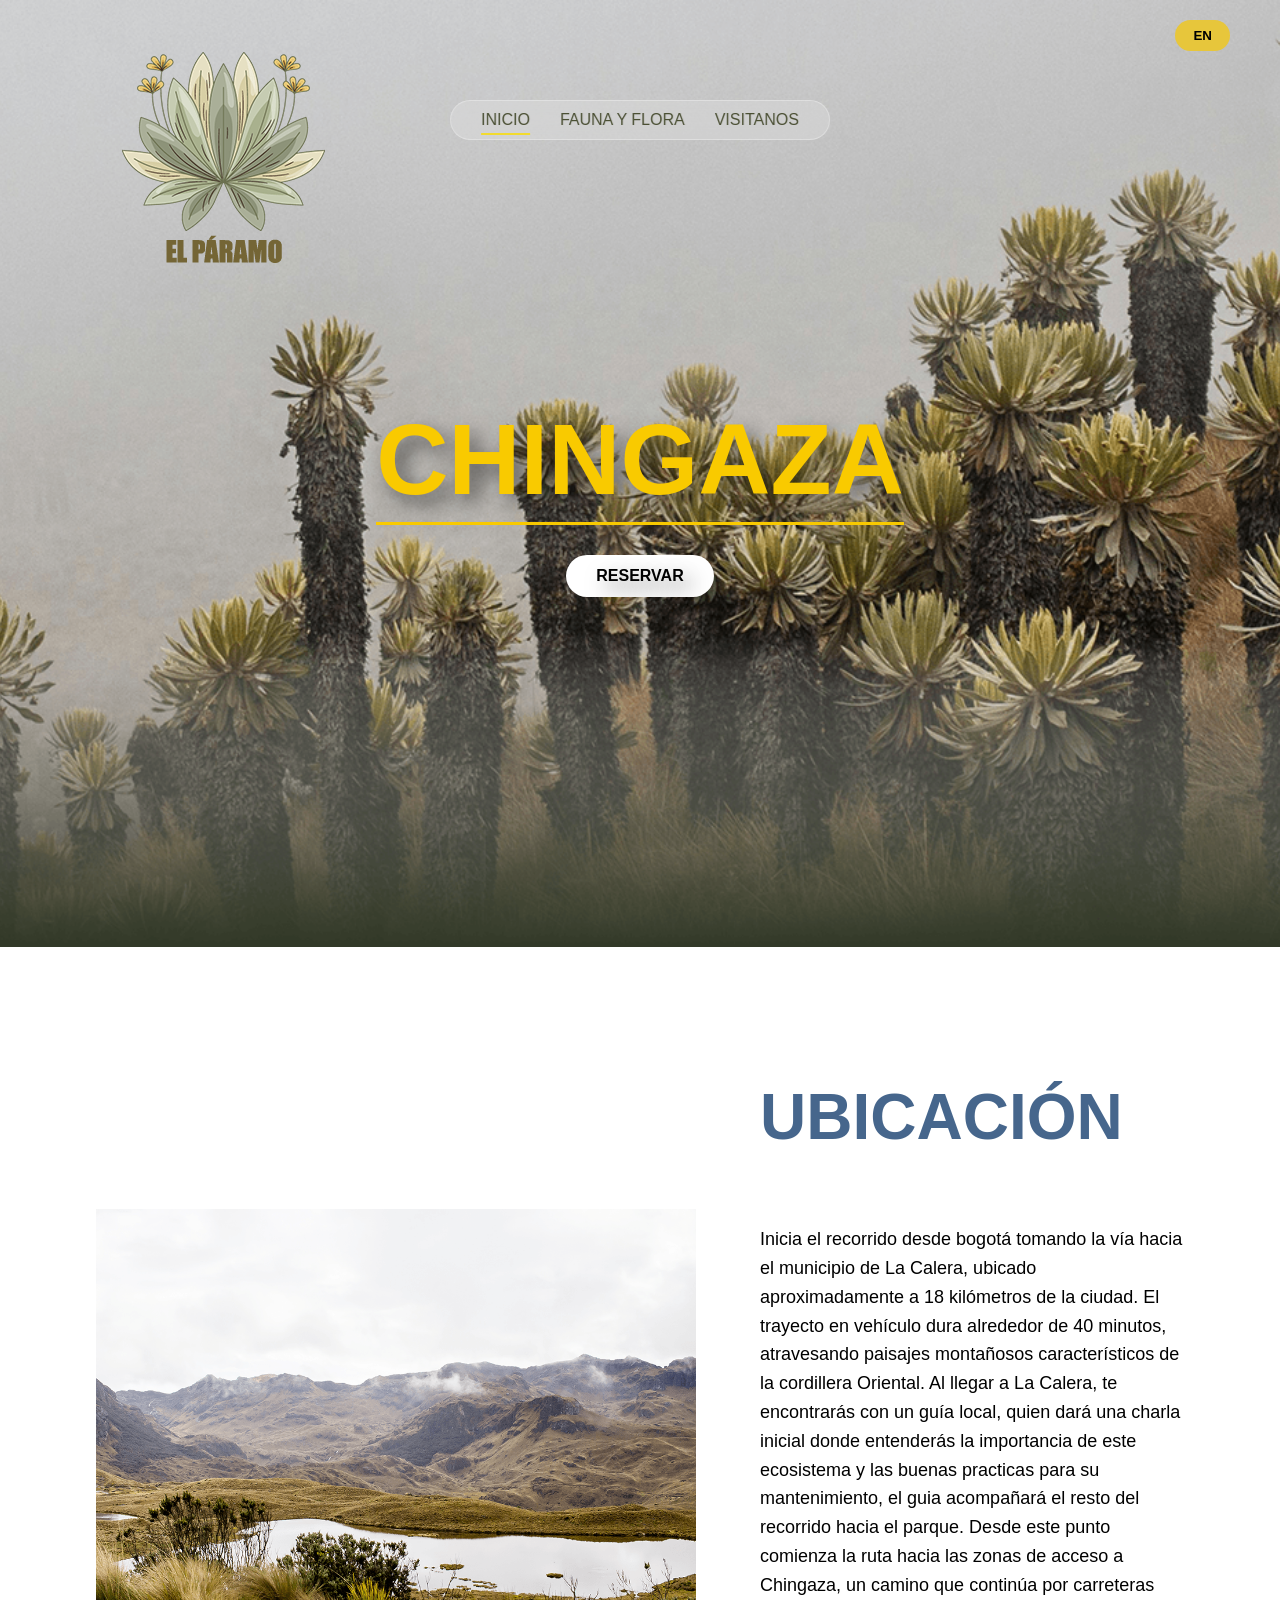
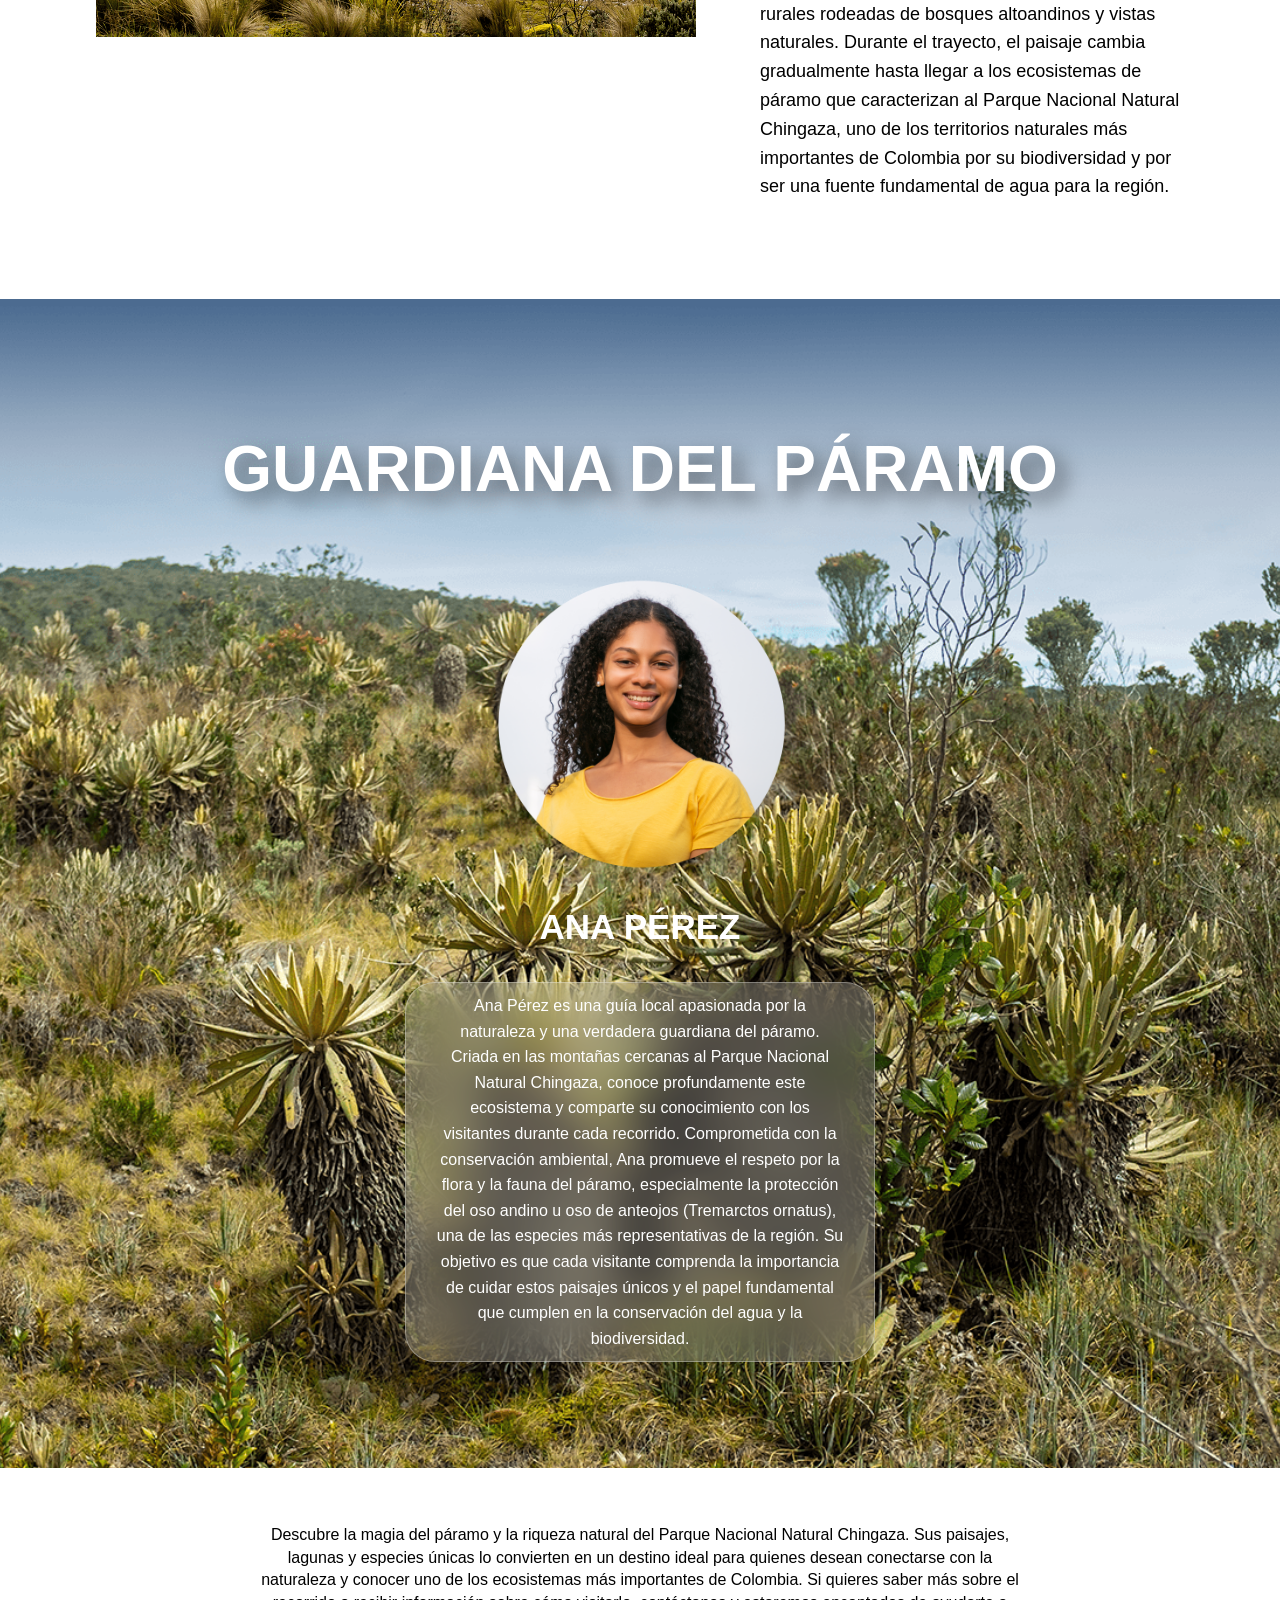
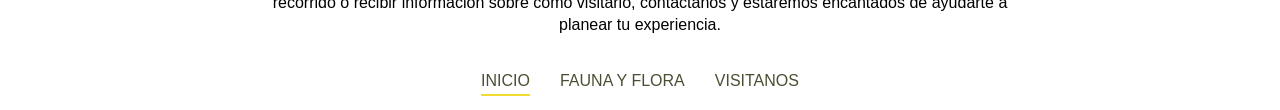
<file: index.html>
<!DOCTYPE html>
<html lang="en">
<head>
    <meta charset="UTF-8">
    <meta name="viewport" content="width=device-width, initial-scale=1.0">
    <title>El páramo</title>
    <link rel="stylesheet" href="css/estilos.css">
</head>
<script>

document.addEventListener("DOMContentLoaded", () => {

    /* hacer que el menu sea tipo hamburguesa */

    const botonHamburguesa = document.querySelector(".hamburguesa");
    const menu = document.querySelector(".menu");

    botonHamburguesa.addEventListener("click", () => {
        menu.classList.toggle("activo");
    });

    /* --para cambiar el idioma--- */

    const botonIdioma = document.getElementById("cambiarIdioma");

    let idiomaActual = "es";

    const textos = {

        es:{

            inicio:"INICIO",
            fauna:"FAUNA Y FLORA",
            visita:"VISITANOS",
            titulo:"CHINGAZA",
            reservar:"RESERVAR",
            ubicar:"Ubicación",
            llegar:`Inicia el recorrido desde bogotá tomando la vía hacia el municipio de La Calera, 
           ubicado aproximadamente a 18 kilómetros de la ciudad. El trayecto en vehículo dura alrededor de 40 minutos, atravesando paisajes montañosos 
           característicos de la cordillera Oriental. Al llegar a La Calera, te encontrarás con un guía local, quien dará una charla inicial donde entenderás
           la importancia de este ecosistema y las buenas practicas para su mantenimiento, el guia acompañará el resto del 
           recorrido hacia el parque. Desde este punto comienza la ruta hacia las zonas de acceso a Chingaza, un camino que continúa por carreteras rurales 
           rodeadas de bosques altoandinos y vistas naturales. Durante el trayecto, el paisaje cambia gradualmente hasta llegar a los ecosistemas de páramo 
           que caracterizan al Parque Nacional Natural Chingaza, uno de los territorios naturales más importantes de Colombia por su biodiversidad 
           y por ser una fuente fundamental de agua para la región.`,
           guardia:"GUARDIANA DEL PÁRAMO",
           personaje:`Ana Pérez es una guía local apasionada por la naturaleza y una verdadera guardiana del páramo. Criada en las montañas cercanas al Parque Nacional Natural Chingaza, 
           conoce profundamente este ecosistema y comparte su conocimiento con los visitantes durante cada recorrido. Comprometida con la conservación ambiental, Ana promueve el respeto 
           por la flora y la fauna del páramo, especialmente la protección del oso andino u oso de anteojos (Tremarctos ornatus), una de las especies más representativas de la región. 
           Su objetivo es que cada visitante comprenda la importancia de cuidar estos paisajes únicos y el papel fundamental que cumplen en la conservación del agua y la biodiversidad.`,
           final:`Descubre la magia del páramo y la riqueza natural del Parque Nacional Natural Chingaza. Sus paisajes, lagunas y especies únicas lo convierten en un destino ideal para 
           quienes desean conectarse con la naturaleza y conocer uno de los ecosistemas más importantes de Colombia. Si quieres saber más sobre el recorrido o recibir información sobre cómo visitarlo, 
           contáctanos y estaremos encantados de ayudarte a planear tu experiencia.`,
        },

        en:{

            inicio:"HOME",
            fauna:"FAUNA AND FLORA",
            visita:"VISIT US",
            titulo:"CHINGAZA",
            reservar:"BOOK NOW",
            ubicar:"location",
            llegar: `The tour begins in Bogotá, taking the road toward the town of La Calera, 
           located approximately 18 kilometers from the city. The drive takes about 40 minutes, passing through the mountainous landscapes 
           characteristic of the Eastern Mountain Range. Upon arriving in La Calera, you will meet a local guide, who will give an introductory talk explaining
           the importance of this ecosystem and best practices for its conservation; the guide will accompany you for the rest of the 
           journey to the park. From this point, the route begins toward the access areas to Chingaza, a path that continues along rural roads 
           surrounded by high-Andean forests and natural vistas. During the journey, the landscape gradually changes until you reach the páramo ecosystems 
           that characterize Chingaza National Natural Park, one of Colombia’s most important natural areas due to its biodiversity 
           and its role as a vital water source for the region.`,
           guardia:"GUARDIAN OF THE MOOR",
           personaje:`Ana Pérez is a local guide with a passion for nature and a true guardian of the páramo. Raised in the mountains near Chingaza National Natural Park, 
           she has a deep understanding of this ecosystem and shares her knowledge with visitors on every tour. Committed to environmental conservation, Ana promotes respect 
           for the páramo’s flora and fauna, particularly the protection of the Andean bear or spectacled bear (Tremarctos ornatus), one of the region’s most iconic species. 
           Her goal is for every visitor to understand the importance of caring for these unique landscapes and the vital role they play in conserving water and biodiversity.`,
           final:`Discover the magic of the páramo and the natural beauty of Chingaza National Natural Park. Its landscapes, lagoons, and unique species make it an ideal 
           destination for those who want to connect with nature and explore one of Colombia’s most important ecosystems. If you’d like to learn more about the tour or get 
           information on how to visit, contact us and we’ll be happy to help you plan your experience.`


        }

    };

    botonIdioma.addEventListener("click", () => {

        idiomaActual = idiomaActual === "es" ? "en" : "es";

        document.getElementById("nav-inicio").textContent =
        textos[idiomaActual].inicio;

        document.getElementById("nav-fauna").textContent =
        textos[idiomaActual].fauna;

        document.getElementById("nav-visita").textContent =
        textos[idiomaActual].visita;

        document.getElementById("titulo-principal").textContent =
        textos[idiomaActual].titulo;

        document.getElementById("btn-reserva").textContent =
        textos[idiomaActual].reservar;

        document.getElementById("ubi").textContent=
        textos[idiomaActual].ubicar;

        document.getElementById("info-ubi").textContent=
        textos[idiomaActual].llegar;

        document.getElementById("guardiana").textContent=
        textos[idiomaActual].guardia;

        document.getElementById("info-personaje").textContent=
        textos[idiomaActual].personaje;

        document.getElementById("mensajefin").textContent=
        textos[idiomaActual].final;

        botonIdioma.textContent =
        idiomaActual === "es" ? "EN" : "ES";

        
    });

});

</script>
<body>
    <header class="header">
        <div>
            <img src="images/logo_paramo.png" alt="imagen logo de frailejón" class="logo"> 
        </div>
    <button class="hamburguesa">
         ☰
    </button>
        <nav class="menu">
            <ul class="menu-lista">
                <li><a href="index.html" id="nav-inicio" class="active">INICIO</a></li>
                <li><a href="fauna y flora.html"  id="nav-fauna">FAUNA Y FLORA</a></li>
                <li><a href="visitanos.html " id="nav-visita">VISITANOS</a></li>
            </ul>
        </nav>

        <div class="idioma">
    <button class="idioma-btn" id="cambiarIdioma">EN</button>
    <div class="idioma-opciones">
        <a href="#">ES</a>
        <a href="#">EN</a>
    </div>
        </div>

<div class="texto-header">
    <div class="contenido-texto">
        <h1 id="titulo-principal">CHINGAZA</h1>
    
    </div>
    <div class="reserva">
        <a href="visitanos.html" id="btn-reserva">RESERVAR</a>
    </div>
</div>
    </header>

<section class="container seccion-info">
    <div class="info-imagen">
        <img src="images/img_siempre.png" alt="Parque Nacional Natural Chingaza">
    </div>

    <div class="info-texto">
        <h2 id="ubi">UBICACIÓN</h2>
        <p id="info-ubi">
           Inicia el recorrido desde bogotá tomando la vía hacia el municipio de La Calera, 
           ubicado aproximadamente a 18 kilómetros de la ciudad. El trayecto en vehículo dura alrededor de 40 minutos, atravesando paisajes montañosos 
           característicos de la cordillera Oriental. Al llegar a La Calera, te encontrarás con un guía local, quien dará una charla inicial donde entenderás
           la importancia de este ecosistema y las buenas practicas para su mantenimiento, el guia acompañará el resto del 
           recorrido hacia el parque. Desde este punto comienza la ruta hacia las zonas de acceso a Chingaza, un camino que continúa por carreteras rurales 
           rodeadas de bosques altoandinos y vistas naturales. Durante el trayecto, el paisaje cambia gradualmente hasta llegar a los ecosistemas de páramo 
           que caracterizan al Parque Nacional Natural Chingaza, uno de los territorios naturales más importantes de Colombia por su biodiversidad 
           y por ser una fuente fundamental de agua para la región.

        </p>
    </div>
</section>
<section class="guardian">
    <h2 id="guardiana">GUARDIANA DEL PÁRAMO </h2>
    <div class="personaje glass">
        <img src="images/guardiana.png" alt="Ana la cuidadora y guia de chingaza">
        <h3>ANA PÉREZ</h3>
        <p id="info-personaje">Ana Pérez es una guía local apasionada por la naturaleza y una verdadera guardiana del páramo. 
            Criada en las montañas cercanas al Parque Nacional Natural Chingaza, conoce profundamente este ecosistema 
            y comparte su conocimiento con los visitantes durante cada recorrido. Comprometida con la conservación ambiental, 
            Ana promueve el respeto por la flora y la fauna del páramo, especialmente la protección del oso andino u oso 
            de anteojos (Tremarctos ornatus), una de las especies más representativas de la región. Su objetivo es que 
            cada visitante comprenda la importancia de cuidar estos paisajes únicos y el papel fundamental que cumplen 
            en la conservación del agua y la biodiversidad.
        </p>
    </div>
</section>
<section class="footer">
    <p id="mensajefin">
        Descubre la magia del páramo y la riqueza natural del Parque Nacional Natural Chingaza. 
        Sus paisajes, lagunas y especies únicas lo convierten en un destino ideal para quienes 
        desean conectarse con la naturaleza y conocer uno de los ecosistemas más importantes de Colombia. 
        Si quieres saber más sobre el recorrido o recibir información sobre cómo visitarlo, contáctanos y 
        estaremos encantados de ayudarte a planear tu experiencia.
    </p>
    <nav class="menu-footer">
        <ul class="menu-final">
                <li><a href="index.html" class="active" id="nav-inicio">INICIO</a></li>
                <li><a href="fauna y flora.html" id="nav-fauna">FAUNA Y FLORA</a></li>
                <li><a href="visitanos.html" id="nav-visita">VISITANOS</a></li>
        </ul>
    </nav>
</section>

</body>

</html>
</file>
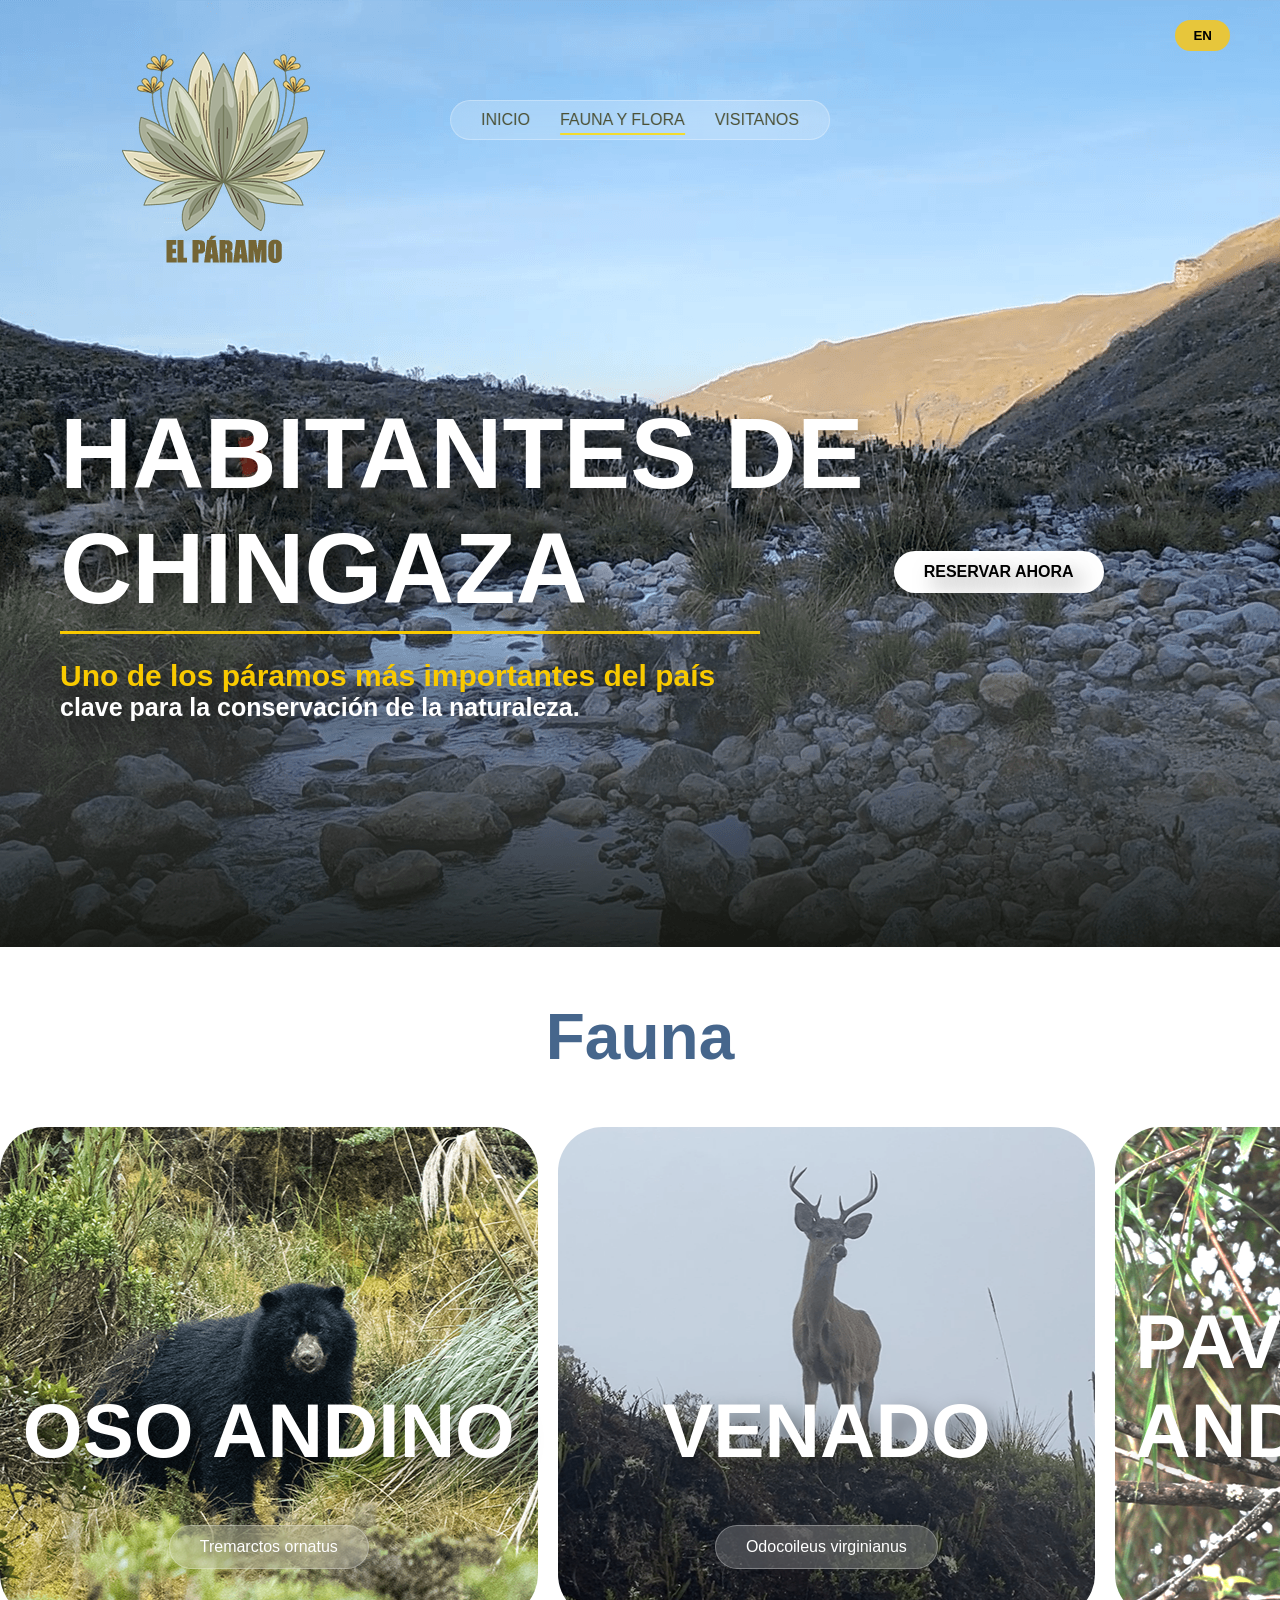
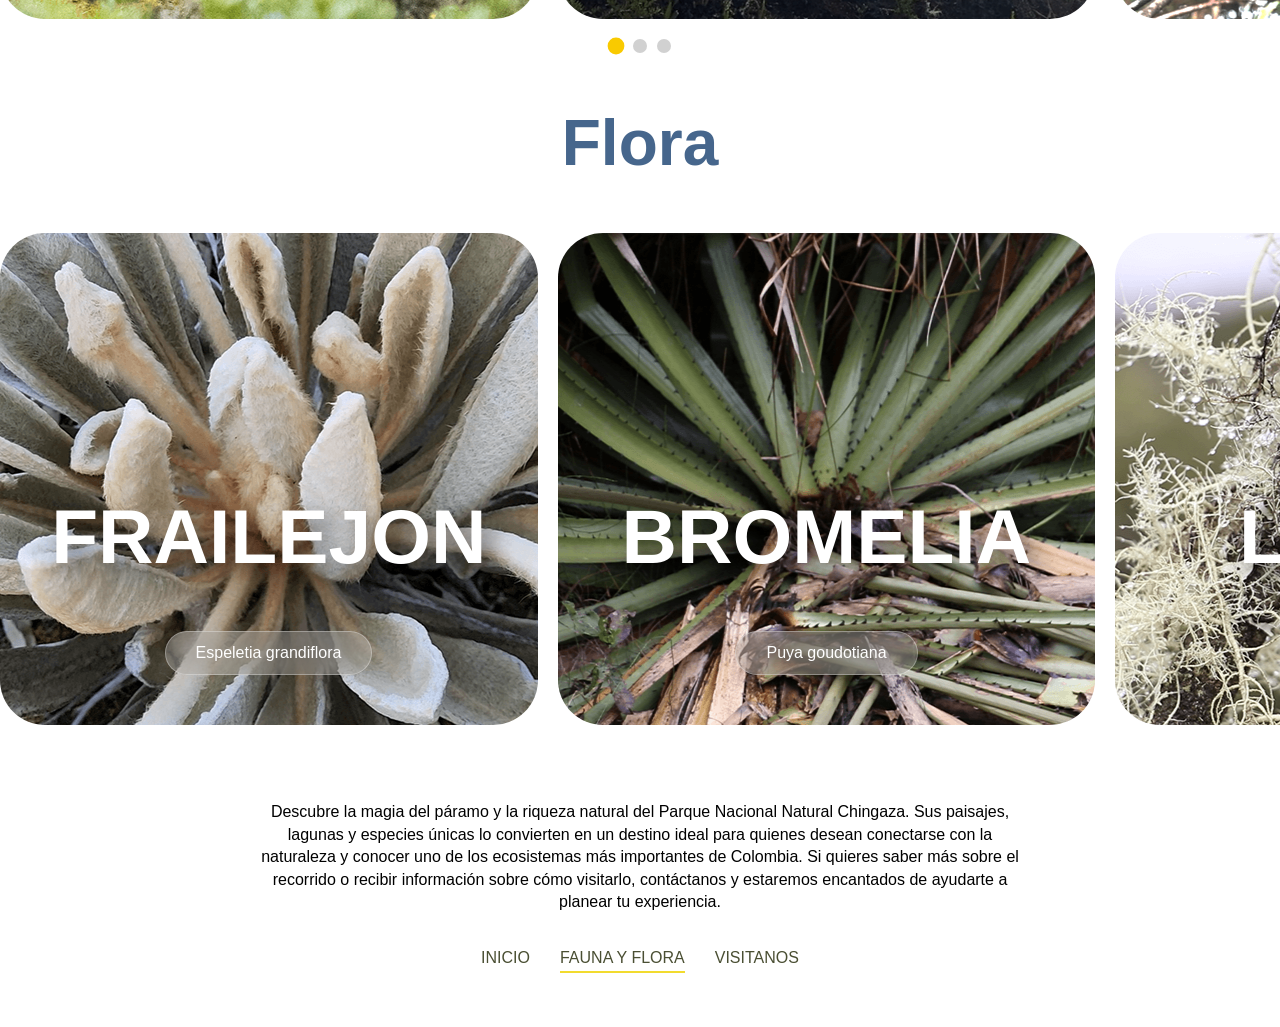
<file: fauna y flora.html>
<!DOCTYPE html>
<html lang="en">
<head>
    <meta charset="UTF-8">
    <meta name="viewport" content="width=device-width, initial-scale=1.0">
    <title>El páramo</title>
    <link rel="stylesheet" href="css/fauna.css">
</head>
<script>

document.addEventListener("DOMContentLoaded", () => {


    const botonHamburguesa = document.querySelector(".hamburguesa");
    const menu = document.querySelector(".menu");

    botonHamburguesa.addEventListener("click", () => {
        menu.classList.toggle("activo");
    });



    const botonIdioma = document.getElementById("cambiarIdioma");

    let idiomaActual = "es";

    const textos = {

        es:{

            inicio:"INICIO",
            fauna:"FAUNA Y FLORA",
            visita:"VISITANOS",

            titulo:"HABITANTES DE CHINGAZA",

            subtitulo:"Uno de los páramos más importantes del país",

            descripcion:"clave para la conservación de la naturaleza.",

            reservar:"RESERVAR AHORA",
           
           final:`Descubre la magia del páramo y la riqueza natural del Parque Nacional Natural Chingaza. Sus paisajes, lagunas y especies únicas lo convierten en un destino ideal para 
           quienes desean conectarse con la naturaleza y conocer uno de los ecosistemas más importantes de Colombia. Si quieres saber más sobre el recorrido o recibir información sobre cómo visitarlo, 
           contáctanos y estaremos encantados de ayudarte a planear tu experiencia.`,
           fauna:"FAUNA",
           oso:"OSO ANDINO",
           infoso:`El oso de anteojos es el único oso de Sudamérica y habita en la cordillera de los Andes, incluyendo regiones de Colombia como el Parque Nacional Natural Chingaza. 
           Vive en bosques andinos y páramos, y se reconoce por las manchas claras alrededor de sus ojos que parecen anteojos.
        Su alimentación es principalmente vegetal, basada en frailejones, frutas y bromelias como la puya. Se estima que existen entre 2.500 y 10.000 
        individuos en estado silvestre, por lo que es una especie vulnerable cuya conservación es fundamental para el equilibrio de los ecosistemas andinos.`,
        venadito:"VENADO",
        infovenado:`El venado de cola blanca es un mamífero herbívoro ampliamente distribuido en América, presente en países como Colombia, donde habita en bosques, 
        sabanas y páramos como el Parque Nacional Natural Chingaza. Se caracteriza por su agilidad y por la cola blanca que levanta como señal de alerta ante posibles peligros.
        Su alimentación se basa en hojas, brotes, frutos y pastos, cumpliendo un papel importante en la dispersión de semillas y el equilibrio del ecosistema. Aunque no está en peligro crítico, 
        sus poblaciones pueden verse afectadas por la caza y la pérdida de hábitat, por lo que su conservación sigue siendo importante.`,
        pava:"PAVA ANDINA",
        infopava:`La pava andina es un ave propia de los bosques andinos, presente en países como Colombia y común en zonas de montaña cercanas a páramos como el Parque Nacional Natural Chingaza. 
            Se caracteriza por su plumaje oscuro, su tamaño mediano y su canto fuerte, que suele escucharse en las mañanas.
            Se alimenta principalmente de frutos, hojas y semillas, desempeñando un papel clave en la dispersión de plantas dentro del ecosistema. 
            Aunque no se encuentra en peligro crítico, puede verse afectada por la deforestación y la caza, por lo que su conservación es importante para mantener el equilibrio de los bosques andinos.`,
        frailejon:`Es una planta emblemática de los páramos andinos de Colombia, presente en ecosistemas como el Parque Nacional Natural Chingaza. 
            Puede vivir más de 100 años y se reconoce por su tallo alto y sus hojas cubiertas de vellosidades que le ayudan a soportar el frío extremo.
    Su función en el páramo es fundamental: **captura la humedad de la neblina y la transforma en agua**, regulando el ciclo hídrico y abasteciendo 
    fuentes que llegan a ciudades como Bogotá. Además, ayuda a prevenir la erosión del suelo y a mantener el equilibrio del ecosistema, siendo clave para 
    la conservación del agua y la vida en la región`,
    bromelia:"BROMELIA",
    infobro:`Conocida comúnmente como bromelia, es una planta típica de los ecosistemas andinos de Colombia, presente en bosques y páramos como el Parque Nacional Natural Chingaza. Se caracteriza por sus hojas dispuestas en forma de roseta, capaces de almacenar agua en su interior y adaptarse a condiciones de alta humedad y bajas temperaturas.
        Su función en el páramo es clave, ya que **retiene agua de la lluvia y la neblina**, creando pequeños reservorios que benefician a otros organismos. Además, proporciona refugio y alimento a diversas especies y contribuye a mantener el equilibrio hídrico del ecosistema, siendo fundamental para la conservación de la biodiversidad`,
        liquen:"LIQUEN",
        infoliquen:`Conocido como líquen o “barba de viejo”, es un organismo que resulta de la asociación entre un hongo y un alga, común en ecosistemas fríos y húmedos de Colombia, como el Parque Nacional Natural Chingaza. Se caracteriza por su apariencia colgante y fibrosa, creciendo sobre troncos y ramas de árboles en ambientes de aire limpio.
Su función en el páramo es fundamental, ya que **absorbe la humedad del ambiente y contribuye al ciclo del agua**, además de ser un importante indicador de la calidad del aire. También participa en la formación del suelo y proporciona microhábitats para pequeños organismos, ayudando al equilibrio del ecosistema.`,
        orquidea:"ORQUIDEA",
        inforqui:`La Telipogon berthae es una orquídea propia de los ecosistemas altoandinos de Colombia, presente en ambientes húmedos y fríos cercanos al páramo, como los del Parque Nacional Natural Chingaza. Se caracteriza por sus flores llamativas y complejas, que presentan formas y colores únicos adaptados a la polinización por insectos. Su función en el ecosistema está relacionada con la **polinización y la biodiversidad**, ya que forma parte de las interacciones entre plantas e insectos. Además, contribuye al equilibrio del páramo y los bosques altoandinos, siendo una especie importante dentro de estos ecosistemas, aunque vulnerable a la pérdida de hábitat.`,
        },

        en:{

            inicio:"HOME",
            fauna:"FAUNA AND FLORA",
            visita:"VISIT US",

            titulo:"RESIDENTS OF CHINGAZA",

            subtitulo:"One of the country's most important moorlands",

            descripcion:"essential for nature conservation.",

           reservar:"BOOK NOW",
           final:`Discover the magic of the páramo and the natural beauty of Chingaza National Natural Park. Its landscapes, lagoons, and unique species make it an ideal 
           destination for those who want to connect with nature and explore one of Colombia’s most important ecosystems. If you’d like to learn more about the tour or get 
           information on how to visit, contact us and we’ll be happy to help you plan your experience.`,
           fauna:"WILDLIFE",
           oso:"ANDEAN BEAR",
           infoso:`The spectacled bear is the only bear species in South America and inhabits the Andes mountain range, including regions of Colombia such as Chingaza National Natural Park. 
            It lives in Andean forests and páramos, and is recognized by the light patches around its eyes that resemble spectacles.
            Its diet is primarily plant-based, consisting of frailejones, fruits, and bromeliads such as the puya. It is estimated that there are between 
            2,500 and 10,000 individuals in the wild, making it a vulnerable species whose conservation is essential for the balance of Andean ecosystems.`,
            venadito:"DEER",
            infovenado:`The white-tailed deer is a herbivorous mammal widely distributed throughout the Americas, found in countries such as Colombia, where it inhabits forests, savannas, and moorlands 
            like Chingaza National Natural Park. It is known for its agility and for the white tail it raises as a warning sign in the face of potential danger.
            Its diet consists of leaves, shoots, fruits, and grasses, playing an important role in seed dispersal and ecosystem balance. Although it is not critically endangered, its populations can be affected by 
            hunting and habitat loss, making its conservation still important.`,
            pava:"ANDEAN PAVA",
            infopava:`The Andean guan is a bird native to Andean forests, found in countries such as Colombia and common in mountainous areas near páramos, 
            such as Chingaza National Natural Park. It is characterized by its dark plumage, medium size, and loud call, which is often heard in the mornings.
            It feeds mainly on fruits, leaves, and seeds, playing a key role in the dispersal of plants within the ecosystem. Although it is not critically endangered, 
            it can be affected by deforestation and hunting, making its conservation important for maintaining the balance of the Andean forests.`,
            frailejon:`It is an iconic plant of Colombia’s Andean páramos, found in ecosystems such as Chingaza National Natural Park. 
            It can live for over 100 years and is recognized by its tall stem and hairy leaves, which help it withstand extreme cold.
            Its role in the páramo is essential: **it captures moisture from the fog and transforms it into water**, regulating the water cycle and supplying 
            water sources that reach cities like Bogotá. Additionally, it helps prevent soil erosion and maintain the ecosystem’s balance, playing a key role in 
            the conservation of water and life in the region`,
            bromelia:"BROMELIAD",
            infobro:`Commonly known as a bromeliad, this plant is native to Colombia’s Andean ecosystems and is found in forests and páramos such as Chingaza National Natural Park. It is characterized by its rosette-shaped leaves, which can store water and adapt to conditions of high humidity and low temperatures.
||          Its role in the páramo is crucial, as it **retains water from rain and fog**, creating small reservoirs that benefit other organisms. Additionally, it provides shelter and food for various species and helps maintain the ecosystem’s water balance, making it essential for biodiversity conservation.`,
            liquen:"LICHEN",
            infoliquen:`Known as lichen or “old man’s beard,” it is an organism resulting from the symbiosis between a fungus and an alga, common in cold, humid ecosystems in Colombia, such as Chingaza National Natural Park. It is characterized by its hanging, fibrous appearance, growing on tree trunks and branches in environments with clean air.
            Its role in the páramo is essential, as it **absorbs moisture from the environment and contributes to the water cycle**, in addition to being an important indicator of air quality. It also plays a role in soil formation and provides microhabitats for small organisms, helping to maintain the ecosystem’s balance.`,
            orquidea:"ORCHID",
            inforqui:"Telipogon berthae is an orchid native to the high Andean ecosystems of Colombia, found in humid, cold environments near the páramo, such as those in Chingaza National Natural Park. It is characterized by its striking and complex flowers, which feature unique shapes and colors adapted for pollination by insects. Its role in the ecosystem is related to **pollination and biodiversity**, as it is part of the interactions between plants and insects. Furthermore, it contributes to the balance of the páramo and high-Andean forests, serving as an important species within these ecosystems, although it is vulnerable to habitat loss.",
        }

    };

    botonIdioma.addEventListener("click", () => {

        idiomaActual = idiomaActual === "es" ? "en" : "es";

        document.getElementById("nav-inicio").textContent =
        textos[idiomaActual].inicio;

        document.getElementById("nav-fauna").textContent =
        textos[idiomaActual].fauna;

        document.getElementById("nav-visita").textContent =
        textos[idiomaActual].visita;

        document.getElementById("titulo-principal").textContent =
        textos[idiomaActual].titulo;

        document.getElementById("subtitulo").textContent =
        textos[idiomaActual].subtitulo;

        document.getElementById("descripcion").textContent =
        textos[idiomaActual].descripcion;

        document.getElementById("btn-reserva").textContent =
        textos[idiomaActual].reservar;


        document.getElementById("mensajefin").textContent=
        textos[idiomaActual].final;

        document.getElementById("animales").textContent=
        textos[idiomaActual].fauna;

        document.getElementById("oso-and").textContent=
        textos[idiomaActual].oso;

        document.getElementById("oso-descripcion").textContent=
        textos[idiomaActual].infoso;

        document.getElementById("venado").textContent=
        textos[idiomaActual].venadito;

        document.getElementById("info-ven").textContent=
        textos[idiomaActual].infovenado;

        document.getElementById("pava-and").textContent=
        textos[idiomaActual].pava;

        document.getElementById("info-pava").textContent=
        textos[idiomaActual].infopava;


        document.getElementById("info-frailejon").textContent=
        textos[idiomaActual].frailejon;

        document.getElementById("brome").textContent=
        textos[idiomaActual].bromelia;

        document.getElementById("info-bromelia").textContent=
        textos[idiomaActual].infobro;

        document.getElementById("liquenom").textContent=
        textos[idiomaActual].liquen;

        document.getElementById("info-liquen").textContent=
        textos[idiomaActual].infoliquen;

        document.getElementById("orqui").textContent=
        textos[idiomaActual].orquidea;

        document.getElementById("info-orqui").textContent=
        textos[idiomaActual].inforqui;

        botonIdioma.textContent =
        idiomaActual === "es" ? "EN" : "ES";

    });

});

</script>
<body>
    <header class="header">
        <div>
            <img src="images/logo_paramo.png" alt="imagen logo de frailejón" class="logo"> 
        </div>
    <button class="hamburguesa">
         ☰
    </button>
        <nav class="menu">
            <ul class="menu-lista">
                <li><a href="index.html" id="nav-inicio">INICIO</a></li>
                <li><a href="fauna y flora.html" class="active" id="nav-fauna">FAUNA Y FLORA</a></li>
                <li><a href="visitanos.html" id="nav-visita">VISITANOS</a></li>
            </ul>
        </nav>
        

        <div class="idioma">
    <button class="idioma-btn" id="cambiarIdioma">EN</button>
    <div class="idioma-opciones">
        <a href="#">ES</a>
        <a href="#">EN</a>
    </div>
        </div>

<div class="texto-header">

    <div class="contenido-texto">
        <h1  id="titulo-principal">HABITANTES DE <br> CHINGAZA</h1>
        <h2 id="subtitulo">Uno de los páramos más importantes del país</h2>
        <h3 id="descripcion">clave para la conservación de la naturaleza.</h3>
    </div>

    <div class="reserva">
        <a href="visitanos.html" id="btn-reserva">RESERVAR AHORA</a>
    </div>

</div>

    </header>


<section class="fauna">
     <h2 id="animales">Fauna</h2>

    <div class="carrusel slider-mobile">
        <div class="oso">
            <h1 id="oso-and">OSO ANDINO</h1>
        <div class="infoso">
        <a href="#">Tremarctos ornatus</a>
         <div  class="info-extra">
        <p id="oso-descripcion">
            El oso de anteojos es el único oso de Sudamérica y habita en la cordillera de los Andes, 
            incluyendo regiones de Colombia como el Parque Nacional Natural Chingaza. Vive en bosques andinos y páramos, 
            y se reconoce por las manchas claras alrededor de sus ojos que parecen anteojos. <br>

            Su alimentación es principalmente vegetal, basada en frailejones, frutas y bromelias como la puya. 
            Se estima que existen entre 2.500 y 10.000 individuos en estado silvestre, por lo que es una especie vulnerable 
            cuya conservación es fundamental para el equilibrio de los ecosistemas andinos.

        </p>
    </div>
    </div>
   
        </div>

        <div class="venado">
            <h1 id="venado">VENADO</h1>
        <div class="infvenado">
        <a href="#">Odocoileus virginianus</a>
        <div  class="info-extra">
        <p id="info-ven">
            El venado de cola blanca es un mamífero herbívoro ampliamente distribuido en América, presente en países como Colombia, 
            donde habita en bosques, sabanas y páramos como el Parque Nacional Natural Chingaza. Se caracteriza por su agilidad y 
            por la cola blanca que levanta como señal de alerta ante posibles peligros. <br>

            Su alimentación se basa en hojas, brotes, frutos y pastos, cumpliendo un papel importante en la dispersión de semillas 
            y el equilibrio del ecosistema. Aunque no está en peligro crítico, sus poblaciones pueden verse afectadas por la caza y 
            la pérdida de hábitat, por lo que su conservación sigue siendo importante.


        </p>
    </div>
    </div>
        </div>

        <div class="pava">
            <h1 id="pava-and">PAVA ANDINA</h1>
            <div class="infpava">
        <a href="#"> Penelope montagnii</a>
        <div  class="info-extra">
        <p id="info-pava">
            La pava andina es un ave propia de los bosques andinos, presente en países como Colombia y común en zonas de montaña 
            cercanas a páramos como el Parque Nacional Natural Chingaza. Se caracteriza por su plumaje oscuro, su tamaño mediano y su canto fuerte, 
            que suele escucharse en las mañanas. <br>

            Se alimenta principalmente de frutos, hojas y semillas, desempeñando un papel clave en la dispersión de plantas dentro del ecosistema. 
            Aunque no se encuentra en peligro crítico, puede verse afectada por la deforestación y la caza, por lo que su conservación es importante 
            para mantener el equilibrio de los bosques andinos.


        </p>
    </div>
    </div>
        </div>
    </div>
    <div class="puntos">
    <span class="dot activo"></span>
    <span class="dot"></span>
    <span class="dot"></span>
</div>
</section>


<section class="flora">
     <h2 id="plantas">Flora</h2>

    <div class="carrusel slider-mobile">
        <div class="frailejon">
            <h1>FRAILEJON</h1>
        <div class="infon">
        <a href="#">Espeletia grandiflora</a>
         <div  class="info-extra">
        <p id="info-frailejon">
            Es una planta emblemática de los páramos andinos de Colombia, presente en ecosistemas como el Parque Nacional Natural Chingaza. 
            Puede vivir más de 100 años y se reconoce por su tallo alto y sus hojas cubiertas de vellosidades que le ayudan a soportar el frío extremo.
<br>
    Su función en el páramo es fundamental: **captura la humedad de la neblina y la transforma en agua**, regulando el ciclo hídrico y abasteciendo 
    fuentes que llegan a ciudades como Bogotá. Además, ayuda a prevenir la erosión del suelo y a mantener el equilibrio del ecosistema, siendo clave para 
    la conservación del agua y la vida en la región.

        </p>
    </div>
    </div>
   
        </div>

        <div class="bromelia">
            <h1 id="brome">BROMELIA</h1>
        <div class="infbromelia">
        <a href="#"> Puya goudotiana</a>
        <div  class="info-extra">
        <p id="info-bromelia">
            Conocida comúnmente como bromelia, es una planta típica de los ecosistemas andinos de Colombia, presente en bosques y páramos como el Parque Nacional Natural Chingaza. 
            Se caracteriza por sus hojas dispuestas en forma de roseta, capaces de almacenar agua en su interior y adaptarse a condiciones de alta humedad y bajas temperaturas.
<br>
            Su función en el páramo es clave, ya que **retiene agua de la lluvia y la neblina**, creando pequeños reservorios que benefician a otros organismos. Además, proporciona 
            refugio y alimento a diversas especies y contribuye a mantener el equilibrio hídrico del ecosistema, siendo fundamental para la conservación de la biodiversidad.



        </p>
    </div>
    </div>
        </div>

        <div class="liquen">
            <h1 id="liquenom">LIQUEN</h1>
            <div class="infliquen">
        <a href="#">   Usnea</a>
        <div  class="info-extra">
        <p id="info-liquen">
            Conocido como líquen o “barba de viejo”, es un organismo que resulta de la asociación entre un hongo y un alga, común en ecosistemas fríos y húmedos de Colombia, 
            como el Parque Nacional Natural Chingaza. Se caracteriza por su apariencia colgante y fibrosa, creciendo sobre troncos y ramas de árboles en ambientes de aire limpio.
<br>
Su función en el páramo es fundamental, ya que **absorbe la humedad del ambiente y contribuye al ciclo del agua**, además de ser un importante indicador de la calidad del aire. 
También participa en la formación del suelo y proporciona microhábitats para pequeños organismos, ayudando al equilibrio del ecosistema.



        </p>
    </div>
    </div>
        </div>
        
        <div class="orquidea">
            <h1 id="orqui">ORQUIDEA</h1>
            <div class="inforquidea">
        <a href="#">  Telipogon berthae</a>
        <div  class="info-extra">
        <p id="info-orqui">
           La Telipogon berthae es una orquídea propia de los ecosistemas altoandinos de Colombia, presente en ambientes húmedos y fríos cercanos al páramo, como los del Parque Nacional Natural Chingaza. 
           Se caracteriza por sus flores llamativas y complejas, que presentan formas y colores únicos adaptados a la polinización por insectos.

Su función en el ecosistema está relacionada con la **polinización y la biodiversidad**, ya que forma parte de las interacciones entre plantas e insectos. Además, contribuye al equilibrio del páramo y 
los bosques altoandinos, siendo una especie importante dentro de estos ecosistemas, aunque vulnerable a la pérdida de hábitat.



        </p>
    </div>
    </div>
        </div>
    </div>
    <div class="puntos">
    <span></span>
    <span></span>
    <span></span>
</div>
</section>
<section class="footer">
    <p id="mensajefin">
        Descubre la magia del páramo y la riqueza natural del Parque Nacional Natural Chingaza. 
        Sus paisajes, lagunas y especies únicas lo convierten en un destino ideal para quienes 
        desean conectarse con la naturaleza y conocer uno de los ecosistemas más importantes de Colombia. 
        Si quieres saber más sobre el recorrido o recibir información sobre cómo visitarlo, contáctanos y 
        estaremos encantados de ayudarte a planear tu experiencia.
    </p>
    <nav class="menu-footer">
        <ul class="menu-final">
                <li><a href="index.html" id="nav-inicio">INICIO</a></li>
                <li><a href="fauna y flora.html" class="active" id="nav-fauna">FAUNA Y FLORA</a></li>
                <li><a href="visitanos.html" id="nav-visita">VISITANOS</a></li>
        </ul>
    </nav>
</section>
</body>
</html>
</file>
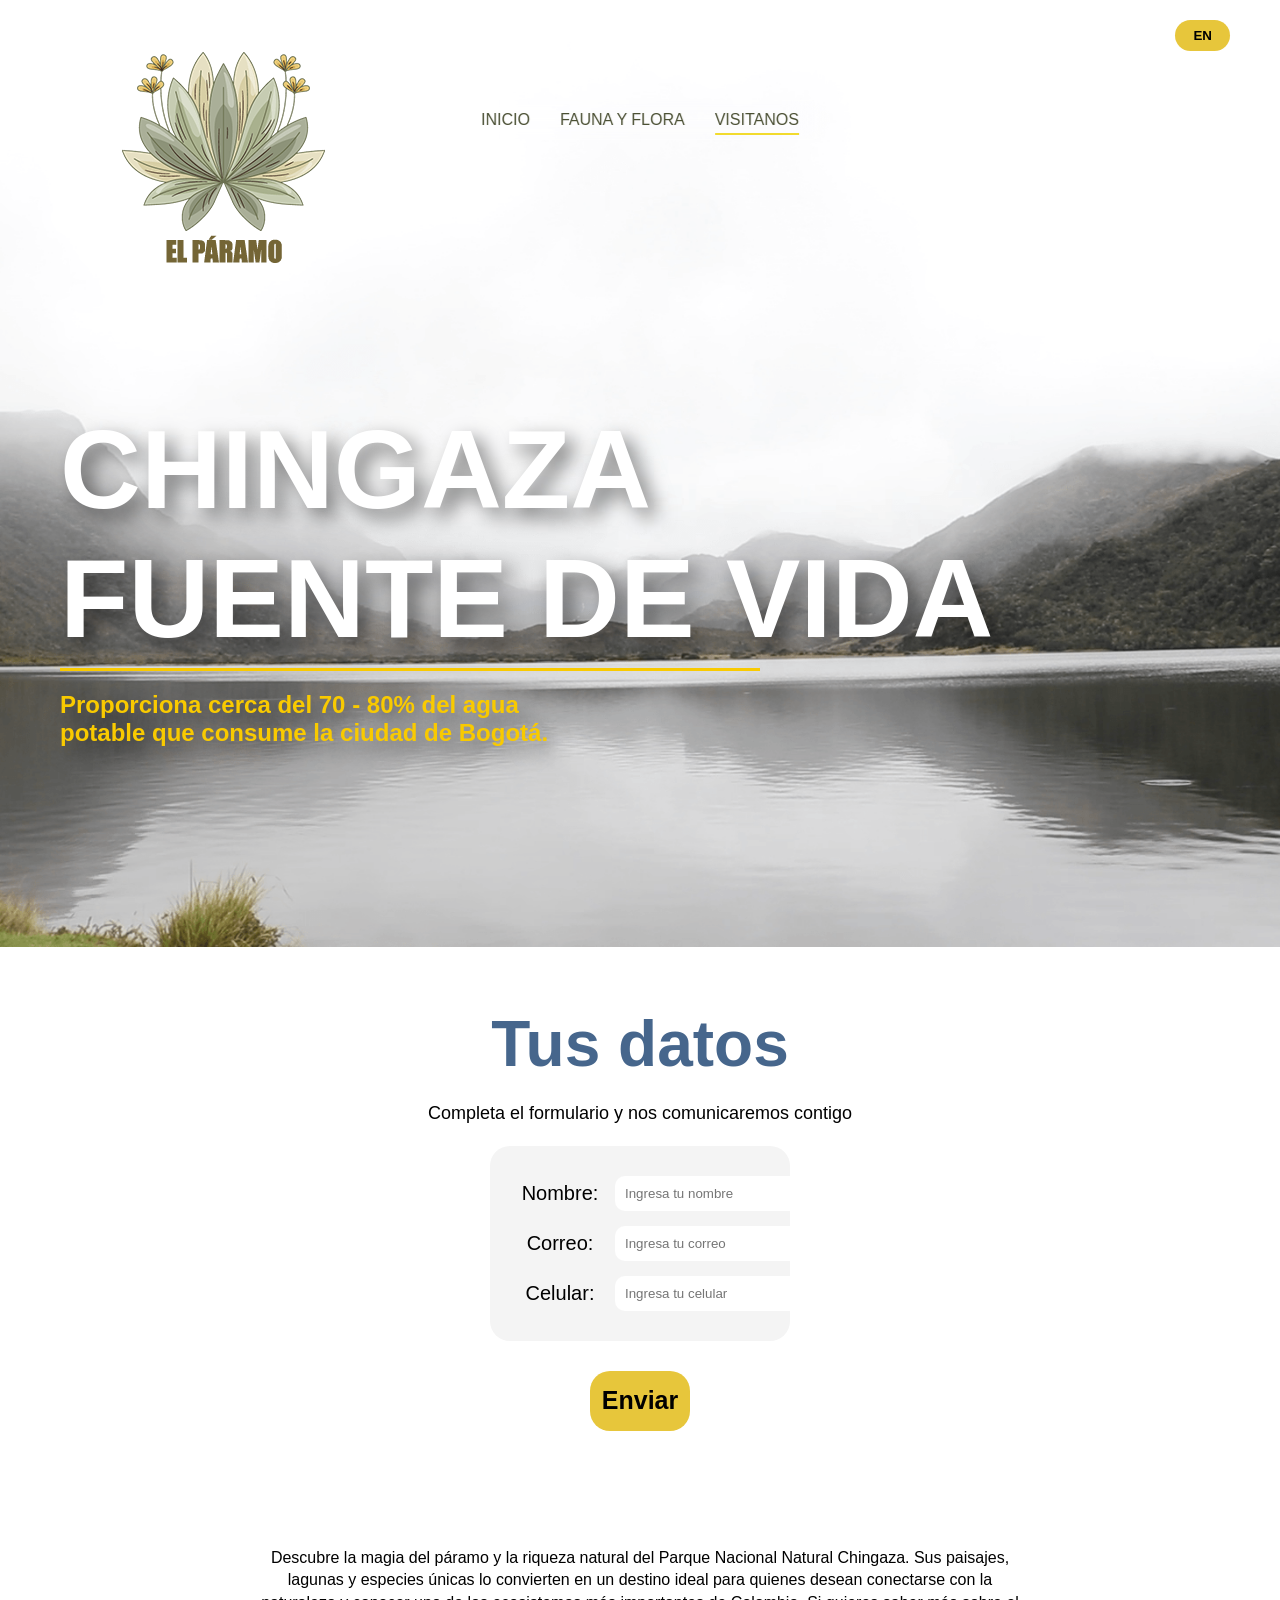
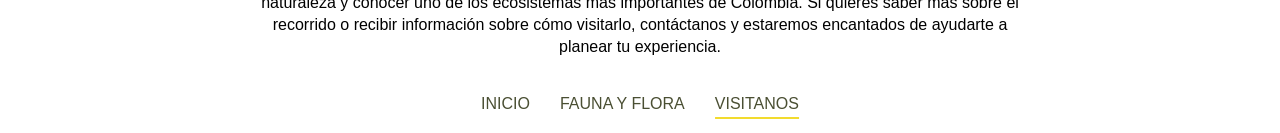
<file: visitanos.html>
<!DOCTYPE html>
<html lang="en">
<head>
    <meta charset="UTF-8">
    <meta name="viewport" content="width=device-width, initial-scale=1.0">
    <title>El páramo</title>
    <link rel="stylesheet" href="css/visitanos.css">
</head>
<script>

document.addEventListener("DOMContentLoaded", () => {

    
    const botonHamburguesa = document.querySelector(".hamburguesa");
    const menu = document.querySelector(".menu");

    botonHamburguesa.addEventListener("click", () => {
        menu.classList.toggle("activo");
    });


    const botonIdioma = document.getElementById("cambiarIdioma");

    let idiomaActual = "es";

    const textos = {

        es: {
            inicio: "INICIO",
            fauna: "FAUNA Y FLORA",
            visita: "VISÍTANOS",
            titulo: "CHINGAZA FUENTE DE VIDA",
            subtitulo: "Abastece gran parte del agua potable de Bogotá.",
            
            tabla: "Tus datos",
            llenar:"Completa el formulario y nos comunicaremos contigo",
            sunombre:"Nombre",
            sucorreo:"Correo",
            sucel:"Celular",
            send:"Enviar",
            final:`Descubre la magia del páramo y la riqueza natural del Parque Nacional Natural Chingaza. Sus paisajes, lagunas y especies únicas lo convierten en un destino ideal para 
           quienes desean conectarse con la naturaleza y conocer uno de los ecosistemas más importantes de Colombia. Si quieres saber más sobre el recorrido o recibir información sobre cómo visitarlo, 
           contáctanos y estaremos encantados de ayudarte a planear tu experiencia.`,
           
        },

        en: {
            inicio: "HOME",
            fauna: "FAUNA AND FLORA",
            visita: "VISIT US",
            titulo: "CHINGAZA SOURCE OF LIFE",
            subtitulo: "It supplies about 70–80% of the drinking water consumed by Bogotá.",
            
            tabla: "Your information",

            llenar:"Fill out the form and we'll get in touch with you",
            sunombre:"Name",
            sucorreo:"E-mail",
            sucel:"cell phone",
            send:"Send",
            final:`Discover the magic of the páramo and the natural beauty of Chingaza National Natural Park. Its landscapes, lagoons, and unique species make it an ideal 
           destination for those who want to connect with nature and explore one of Colombia’s most important ecosystems. If you’d like to learn more about the tour or get 
           information on how to visit, contact us and we’ll be happy to help you plan your experience.`

        }

    };

    botonIdioma.addEventListener("click", () => {

        idiomaActual = idiomaActual === "es" ? "en" : "es";

        document.getElementById("nav-inicio").textContent =
            textos[idiomaActual].inicio;

        document.getElementById("nav-fauna").textContent =
            textos[idiomaActual].fauna;

        document.getElementById("nav-visita").textContent =
            textos[idiomaActual].visita;

        document.getElementById("titulo-principal").textContent =
            textos[idiomaActual].titulo;

        document.getElementById("subtitulo").textContent =
            textos[idiomaActual].subtitulo;

       

        document.getElementById("tusdatos").textContent =
            textos[idiomaActual].tabla;

        document.getElementById("complete").textContent =
            textos[idiomaActual].llenar;

        document.getElementById("nombre").textContent =
            textos[idiomaActual].sunombre;

        document.getElementById("correo").textContent=
        textos[idiomaActual].sucorreo;

        document.getElementById("celular").textContent=
        textos[idiomaActual].sucel;

        document.getElementById("mensajefin").textContent=
        textos[idiomaActual].final;

        document.getElementById("enviar").textContent=
        textos[idiomaActual].send;

        botonIdioma.textContent =
            idiomaActual === "es" ? "EN" : "ES";

    });

});

</script>

<body>
    <header class="header">
        <div>
            <img src="images/logo_paramo.png" alt="imagen logo de frailejón" class="logo"> 
        </div>
    <button class="hamburguesa">
         ☰
    </button>
        <nav class="menu">
            <ul class="menu-lista">
                <li><a href="index.html" id="nav-inicio">INICIO</a></li>
                <li><a href="fauna y flora.html" id="nav-fauna">FAUNA Y FLORA</a></li>
                <li><a href="visitanos.html" class="active" id="nav-visita">VISITANOS</a></li>
            </ul>
        </nav>

        <div class="idioma">
    <button class="idioma-btn" id="cambiarIdioma">EN</button>
    <div class="idioma-opciones">
        <a href="#">ES</a>
        <a href="#">EN</a>
    </div>
        </div>

<div class="texto-header">

    <div class="contenido-texto">
        <h1 id="titulo-principal">CHINGAZA <br> FUENTE DE VIDA</h1>
        <h2 id="subtitulo">Proporciona cerca del 70 - 80% del agua <br> potable que consume la ciudad de Bogotá.</h2>
    </div>
</div>
    </header>
<section class="datos">
<h2 id="tusdatos">Tus datos</h2>
<p id="complete">Completa el formulario y nos comunicaremos contigo</p>
    <form>
        

        <div class="campo">
            <label id="nombre">Nombre:</label>
            <input type="text" placeholder="Ingresa tu nombre">
        </div>

        <div class="campo">
            <label id="correo">Correo:</label>
            <input type="email" placeholder="Ingresa tu correo">
        </div>

        <div class="campo">
            <label id="celular">Celular:</label>
            <input type="text" placeholder="Ingresa tu celular">
        </div>
   </form>
        <button type="submit" id="enviar">Enviar</button>
 
</section>
<section class="footer">
    <p id="mensajefin">
        Descubre la magia del páramo y la riqueza natural del Parque Nacional Natural Chingaza. 
        Sus paisajes, lagunas y especies únicas lo convierten en un destino ideal para quienes 
        desean conectarse con la naturaleza y conocer uno de los ecosistemas más importantes de Colombia. 
        Si quieres saber más sobre el recorrido o recibir información sobre cómo visitarlo, contáctanos y 
        estaremos encantados de ayudarte a planear tu experiencia.
    </p>
    <nav class="menu-footer">
        <ul class="menu-final">
                <li><a href="index.html" id="nav-inicio">INICIO</a></li>
                <li><a href="fauna y flora.html" id="nav-fauna">FAUNA Y FLORA</a></li>
                <li><a href="visitanos.html"class="active" id="nav-visita">VISITANOS</a></li>
        </ul>
    </nav>
</section>
</body>
</html>
</file>
<file: css/estilos.css>
body{
    font-family: 'Franklin Gothic Medium', 'Arial Narrow', Arial, sans-serif;
    margin: 0;
}
*{
    box-sizing: border-box;
}

img{
    max-width: 100%;
    height: auto;
    display: block;
    }
.header{
    background-image: url("../images/fondo_header.png");
    background-size: cover;
    background-position: center;
    background-repeat: no-repeat;
    min-height: 947px;

    display: flex;
    align-items: flex-start;
    padding: 20px 50px;

    position: relative; 
}
.logo{
    margin-top: 20px;
}
.hamburguesa{
    display: none;
}
.menu{
    position: absolute;
    top: 100px;
    left: 50%;
    transform: translateX(-50%);
    background: rgba(255,255,255,0.2); /* transparencia */
    backdrop-filter: blur(20px); /* efecto vidrio */
    -webkit-backdrop-filter: blur(60px); 
    padding: 10px 30px;
    border-radius: 30px; /* bordes redondeados */

    border: 1px  solid rgba(255,255,255,0.3);
}

.menu-lista{
    list-style: none;
    display: flex;
    gap: 30px;
    margin: 0;
    padding: 0;


}
.menu a{
    text-decoration: none;
    color: #4A4F33;
    padding-bottom: 5px;
}
.menu a.active{
    border-bottom: 2px solid #F2DB2E;
}
.idioma{
    position: absolute;
    right: 50px;
}

/* botón */
.idioma-btn{
    background: #E7C63B;
    border: none;
    padding: 8px 18px;
    border-radius: 20px;
    font-weight: 600;
    cursor: pointer;
}

/* contenedor desplegable */
.idioma-opciones{
    display: none;
    position: absolute;
    margin-top: 5px;
    background: white;
    border-radius: 10px;
    overflow: hidden;
}

/* opciones */
.idioma-opciones a{
    display: block;
    padding: 8px 15px;
    text-decoration: none;
    color: #22221F;
}

.idioma-opciones a:hover{
    background: #f2f2f2;
}

/* mostrar menú */
.idioma:hover .idioma-opciones{
    display: block;
}

.texto-header{
    position: absolute;
    bottom: 350px;
    left: 20px;
    right: 20px;

    display: flex;
    flex-direction: column;

    justify-content: center;
    align-items: center;

    text-align: center;

    color: #F9CA00;

    text-shadow: 9px 9px 20px rgba(0,0,0,0.50);

    gap: 30px;
}
.texto-header h1{
    font-size: clamp(45px, 8vw, 100px);
    margin: 0;
    text-align: center;
}

.texto-header h1::after{
    content: "";
    display: block;
    width: 100%;
    max-width: 700px;
    height: 3px;
    background: #F9CA00;
    margin-top: 5px;
}
.reserva{
    display: flex;
    justify-content: center;
    align-items: center;
}

.reserva a{
    
    background: white;    
    color: black;
    padding: 12px 30px;
    text-decoration: none;
    border-radius: 25px;
    font-weight: 600;
    
}
.reserva a:hover {
    background: #F9CA00;
    color: #FFFFFF;
}

.seccion-info{
    display: flex;
    align-items: center;
    justify-content: space-between;
    gap: 4rem;

    padding: 5rem 2rem;

    width: min(90%, 1200px);
    margin: 0 auto;
}


.info-imagen{
    width: 100%;
    max-width: 600px;
    height: auto;
    display: flex;
}

.info-texto{
    flex: 1;
    min-width: 300px;
    max-width: 700px;

    display: flex;
    flex-direction: column;
    justify-content: center;

    align-items: flex-start;
    text-align: left;
}

.info-texto h2{
    font-size: 64px;
    color: #46668C;
}

.info-texto p{
    font-family: sans-serif;
    font-size: 18px;
    line-height: 1.6;
}

.guardian{
    background-image: url("../images/fondo_guardian.png");
    background-size: cover;
    background-position: center;
    background-repeat: no-repeat;
    min-height: 100vh;
    padding: 5rem 2rem;
    display: flex;
    flex-direction: column;
    align-items: center;   /* centra horizontalmente */
    justify-content: center; /* centra verticalmente */
   

}
.guardian h2{
    font-size: 64px;
    color: #ffffff;
    text-shadow: 9px 9px 20px rgba(0,0,0,0.50);

}
.personaje{

    padding: 10px 30px;
    max-width: 530px;
}
.personaje h3{
    font-size: 35px;
    text-align: center;
    color: #ffffff;
}

.personaje img{

    width: 300px;
    display: block;
    margin: 0 auto; /* centra la imagen */


}
.personaje p{
    color: #ffffff;
    font-family: sans-serif;
    font-size: 16px;
    text-align: center;
    line-height: 1.6;
     background: rgba(255,255,255,0.2); /* transparencia */
    backdrop-filter: blur(20px); /* efecto vidrio */
    -webkit-backdrop-filter: blur(60px); 
    padding: 10px 30px;
    border-radius: 30px; /* bordes redondeados */

    border: 1px  solid rgba(255,255,255,0.3);
}
.footer{
    max-width: 800px;
    text-align: center;
    margin: 0 auto;
    padding: 40px 20px;
}
.footer p{
    font-family: sans-serif;
    line-height: 1.4;
}
.menu-footer{
    position: absolute;
    left: 50%;
    transform: translateX(-50%);
   
}
.menu-final{
    list-style: none;
    display: flex;
    gap: 30px;
    margin: 0;
    padding: 20px;

}
.menu-final a{
    text-decoration: none;
    color: #4A4F33;
    padding-bottom: 5px;
}


.menu-final a.active{
    border-bottom: 2px solid #F2DB2E;}
@media (max-width: 768px){
.hamburguesa{
        display: block;
        top: 30px;
        right: 20px;

        background: rgba(255, 255, 255, 0.801);
        backdrop-filter: blur(20px);

        border: none;
        border-radius: 15px;

        padding: 10px 15px;
        font-size: 28px;
        color: rgb(32, 51, 28);
        cursor: pointer;

    }
.header{
        padding: 20px;
        flex-direction: column;
        align-items: center;
    }
    .menu{
        display: none;

        position: relative;
        top: 10px;
       
        transform: translateX(-55%);

        width: 90%;
        padding: 20px;

        background: rgba(255,255,255,0.2);
        backdrop-filter: blur(20px);

        border-radius: 25px;
    }
    
    .menu-lista{
        flex-direction: column;
        align-items: center;
        gap: 15px;
    }
    .menu.activo{
        display: flex;
        justify-content: center;
}
    .idioma{
        right: 20px;
        top: 20px;
    }

.texto-header{
        position: static;
        flex-direction: column;
        text-align: center;
        align-items: center;
        margin-top: 100px;
        gap: 20px;
    }
    .contenido-texto{
        margin-left: 0;
        align-items: center;
    }

    .texto-header h1::after{
        margin: 10px auto 0;
    }
 .reserva{
        margin-right: 0;
    }
        .guardian{
        font-size: 14px;
        text-align: center;
}
.seccion-info{
    flex-direction: column;
}
.info-texto{
    align-items: center;
    text-align: center;
}
.menu-final{
        flex-direction: column;
        align-items: center;
        gap: 15px;
    }
}
</file>
<file: css/fauna.css>
body{
    font-family: 'Franklin Gothic Medium', 'Arial Narrow', Arial, sans-serif;
    margin: 0;
}
*{
    box-sizing: border-box;
}

img{
    max-width: 100%;
    height: auto;
    display: block;
}
header{
    background-image: url("../images/fondofauna.png");
    background-size: cover;
    background-position: center;
    background-repeat: no-repeat;
    min-height: 947px;
    display: flex;
    align-items: flex-start;
    padding: 20px 50px;

    position: relative; 
}

.logo{
    margin-top: 20px;
}
.hamburguesa{
    display: none;
}
.menu{
    position: absolute;
    top: 100px;
    left: 50%;
    transform: translateX(-50%);
    background: rgba(255,255,255,0.2); /* transparencia */
    backdrop-filter: blur(20px); /* efecto vidrio */
    -webkit-backdrop-filter: blur(60px); 
    padding: 10px 30px;
    border-radius: 30px; /* bordes redondeados */

    border: 1px  solid rgba(255,255,255,0.3);

}

.menu-lista{
    list-style: none;
    display: flex;
    gap: 30px;
    margin: 0;
    padding: 0;


}

.menu a{
    text-decoration: none;
    color: #4A4F33;
    padding-bottom: 5px;
}
.menu a.active{
    border-bottom: 2px solid #F2DB2E;
}
.idioma{
    position: absolute;
    right: 50px;
}

.idioma-btn{
    background: #E7C63B;
    border: none;
    padding: 8px 18px;
    border-radius: 20px;
    font-weight: 600;
    cursor: pointer;
}


.idioma-opciones{
    display: none;
    position: absolute;
    margin-top: 5px;
    background: white;
    border-radius: 10px;
    overflow: hidden;
}


.idioma-opciones a{
    display: block;
    padding: 8px 15px;
    text-decoration: none;
    color: #22221F;
}

.idioma-opciones a:hover{
    background: #f2f2f2;
}


.idioma:hover .idioma-opciones{
    display: block;
}
.contenido-texto{
    padding-left: 40px;
    display: flex;
    flex-direction: column;
}
.texto-header{
    position: absolute;
    bottom: 200px;
    left: 20px;
    right: 20px;
    text-align: left;
    color: #FFFFFF;
    text-shadow: 9px 9px 20px rgba(0,0,0,0.50);
    display: flex;
    align-items: center;
    gap: 30px;
}

.texto-header h1{
    font-size: clamp(45px, 8vw, 100px);
    margin: 0;
}

.texto-header h1::after{
    content: "";
    display: block;
    width: 100%;
    max-width: 700px;
    height: 3px;
    background: #F9CA00;
    margin-top: 5px;
}

.texto-header h2{
    font-size: 30px;
    color: #F9CA00;
    font-family: sans-serif;
    margin-bottom: 0px;
}
.texto-header h3{
    font-size: 25px;
    margin-top: 0px;
    font-family: sans-serif;
}

.reserva{
    display: flex;
    justify-content: center;
    align-items: center;
}

.reserva a{
    
    background: white;    
    color: black;
    padding: 12px 30px;
    text-decoration: none;
    border-radius: 25px;
    font-weight: 600;
    
}
.reserva a:hover {
    background: #F9CA00;
    color: #FFFFFF;
}
.fauna,
.flora{
    display: flex;
    flex-direction: column;
    justify-content: center;
    align-items: center;
    text-align: left;
}
.fauna h2,
.flora h2{
    font-size: clamp(32px, 5vw, 64px);
    color: #46668C;
}
.carrusel h1{
    font-size: clamp(36px, 6vw, 80px);
    color: #FFFFFF;
    text-shadow: 9px 9px 20px rgba(0,0,0,0.50);
    margin: 0;
    padding-bottom: 30px;

}
.carrusel{
    display: flex;
    gap: 20px;
    overflow-x: auto;
    scroll-snap-type: x mandatory; /*importante, efecto carrusel */
    width: 100%;
}

.carrusel > div{
    flex: 0 0 42%;
    height: 492px;
    padding: 20px 20px 50px 20px;
    border-radius: 45px;
    flex-shrink: 0;
    display: flex;
    flex-direction: column;
    align-items: center;
    justify-content: end;
    background-size: cover;
    background-position: center;
    scroll-snap-align: start;
}
.carrusel > .oso {
    background-image: url("../images/oso.png");
  
}
.carrusel > .venado {  
    background-image: url("../images/venado.png");
}
.carrusel > .pava {
    background-image: url("../images/pava.png");
}

.carrusel a{

    background: rgba(255,255,255,0.2);
    backdrop-filter: blur(20px);
    -webkit-backdrop-filter: blur(10px);

    padding: 12px 30px;

    border-radius: 25px;
    border: 1px solid rgba(255,255,255,0.3);

    font-family: Arial, Helvetica, sans-serif;
    color: #FFFFFF;

    text-decoration: none;

    margin-top: 20px;
}

.infoso,
.infvenado,
.infpava,
.infon,
.infbromelia,
.infliquen,
.inforquidea{
    position: relative;
    display: flex;
    flex-direction: column;
    align-items: center;
}
.infoso:hover .info-extra,
.infvenado:hover .info-extra,
.infpava:hover .info-extra,
.infon:hover .info-extra,
.infbromelia:hover .info-extra,
.infliquen:hover .info-extra,
.inforquidea:hover .info-extra{
    opacity: 1;
}
.info-extra{
    font-size: 18px;
    position: absolute;
    bottom: 70px;
    left: 50%;
     transform: translateX(-50%); /* solo centrado horizontal */
    background: rgba(27, 29, 5, 0.479); /* transparencia */
    backdrop-filter: blur(20px); /* efecto vidrio */
    -webkit-backdrop-filter: blur(10px); 
    padding: 20px 30px;
    border-radius: 30px; /* bordes redondeados */
    color: #f2f2f2;
    padding: 10px 15px;
    border-radius: 35px;
    width: min(520px, 90vw);
    text-align: left;
    font-family: Arial, Helvetica, sans-serif;
    opacity: 0;
    transition: opacity 0.3s ease;
    box-sizing: border-box;
    word-wrap: break-word;
    overflow-wrap: break-word;
    overflow-y: auto;
    max-height: 300px;
}
.info-extra.activa{
    opacity: 1;
}

.puntos{
    display: flex;
    justify-content: center;
    gap: 10px;
    margin-top: 20px;
}

.dot{
    width: 14px;
    height: 14px;
    border-radius: 50%;
    background: #d1d1d1;
    transition: 0.3s;
}

.dot.activo{
    background: #F9CA00;
    transform: scale(1.2);
}
/*--------------------------------------------------------*/


.carrusel > .frailejon{
    background-image: url("../images/frailejon.png");
  
}
.carrusel > .bromelia {  
    background-image: url("../images/bromelia.png");
}
.carrusel > .liquen {
    background-image: url("../images/liquen.png");
}
.carrusel > .orquidea {
    background-image: url("../images/orquidea.png");
}



.infon{
    position: relative;
    display: flex;
    flex-direction: column;
    align-items: center;
}


/*-------------------------------------------------------*/


.footer{
    max-width: 800px;
    text-align: center;
    margin: 0 auto;
    padding: 40px 20px;
}
.footer p{
    font-family: sans-serif;
    line-height: 1.4;
}
.menu-footer{
    display: flex;
    justify-content: center;
   
}
.menu-final{
    list-style: none;
    display: flex;
    gap: 30px;
    margin: 0;
    padding: 20px;

}
.menu-final a{
    text-decoration: none;
    color: #4A4F33;
    padding-bottom: 5px;
}


.menu-final a.active{
    border-bottom: 2px solid #F2DB2E;
}
@media (max-width: 768px){
    .hamburguesa{
        display: block;
        top: 30px;
        right: 20px;

        background: rgba(255, 255, 255, 0.801);
        backdrop-filter: blur(20px);

        border: none;
        border-radius: 15px;

        padding: 10px 15px;
        font-size: 28px;
        color: rgb(32, 51, 28);
        cursor: pointer;

    }

    header{
        padding: 20px;
        flex-direction: column;
        align-items: center;
    }

    .menu{
        display: none;

        position: absolute;
        top: 90px;
        left: 50%;
        transform: translateX(-50%);

        width: 90%;
        padding: 20px;

        background: rgba(255,255,255,0.2);
        backdrop-filter: blur(20px);

        border-radius: 25px;
    }

    .menu-lista{
        flex-direction: column;
        align-items: center;
        gap: 15px;
    }
    .menu.activo{
        display: flex;
        justify-content: center;
}
    .idioma{
        right: 20px;
        top: 20px;
    }

    .texto-header{
        position: static;
        flex-direction: column;
        text-align: center;
        align-items: center;
        margin-top: 100px;
        gap: 20px;
    }

    .contenido-texto{
        margin-left: 0;
        align-items: center;
    }

    .texto-header h1::after{
        margin: 10px auto 0;
    }

    .reserva{
        margin-right: 0;
    }

    .carrusel > div{
        flex: 0 0 85%;
        height: 400px;
    }

    .carrusel h1{
        font-size: 42px;
        text-align: center;
    }
    .slider-mobile{
        scroll-snap-type: x mandatory;
        overflow-x: auto;

        display: flex;
        gap: 15px;

        padding: 20px;

        scroll-behavior: smooth;

        scrollbar-width: none;
    }

    .slider-mobile::-webkit-scrollbar{
        display: none;
    }

    .slider-mobile > div{
        flex: 0 0 100%;
        scroll-snap-align: center;
    }
     .puntos{
        display: flex;
        justify-content: center;
        gap: 10px;
        margin-top: 20px;
    }

    .puntos span{
        width: 12px;
        height: 12px;
        border-radius: 50%;
        background: #ccc;
    }

    .puntos span:first-child{
        background: #F9CA00;
    }
   .info-extra{
    font-size: 14px;
    width: min(520px, 90vw);
}
    .info-extra.activa{
        opacity: 1;
        pointer-events: auto;
        overflow-y: auto;
    }

    .menu-final{
        flex-direction: column;
        align-items: center;
        gap: 15px;
    }
    

}
</file>
<file: css/visitanos.css>
body{
    font-family: 'Franklin Gothic Medium', 'Arial Narrow', Arial, sans-serif;
    margin: 0;
}
*{
    box-sizing: border-box;
}

img{
    max-width: 100%;
    height: auto;
    display: block;
}
header{
    background-image: url("../images/visitanos.png");
    background-size: cover;
    background-position: center;
    background-repeat: no-repeat;
    min-height: 947px;
    display: flex;
    align-items: flex-start;
    padding: 20px 50px;

    position: relative; 
}

.logo{
    margin-top: 20px;
}
.hamburguesa{
    display: none;
}
.menu{
    position: absolute;
    top: 100px;
    left: 50%;
    transform: translateX(-50%);
    background: rgba(255,255,255,0.2); /* transparencia */
    backdrop-filter: blur(20px); /* efecto vidrio */
    -webkit-backdrop-filter: blur(60px); 
    padding: 10px 30px;
    border-radius: 30px; /* bordes redondeados */

    border: 1px  solid rgba(255,255,255,0.3);

}

.menu-lista{
    list-style: none;
    display: flex;
    gap: 30px;
    margin: 0;
    padding: 0;


}

.menu a{
    text-decoration: none;
    color: #4A4F33;
    padding-bottom: 5px;
}
.menu a.active{
    border-bottom: 2px solid #F2DB2E;
}

.menu a{
    text-decoration: none;
    color: #4A4F33;
    padding-bottom: 5px;
}
.menu a.active{
    border-bottom: 2px solid #F2DB2E;
}
.idioma{
    position: absolute;
    right: 50px;
}


.idioma-btn{
    background: #E7C63B;
    border: none;
    padding: 8px 18px;
    border-radius: 20px;
    font-weight: 600;
    cursor: pointer;
}


.idioma-opciones{
    display: none;
    position: absolute;
    margin-top: 5px;
    background: white;
    border-radius: 10px;
    overflow: hidden;
}


.idioma-opciones a{
    display: block;
    padding: 8px 15px;
    text-decoration: none;
    color: #22221F;
}

.idioma-opciones a:hover{
    background: #f2f2f2;
}
.idioma-opciones.activo{
    display: block;
}

.contenido-texto{
    padding-left: 40px;
    display: flex;
    flex-direction: column;
}
.texto-header{
    position: absolute;
    bottom: 200px;
    left: 20px;
    right: 20px;
    text-align: left;
    color: #FFFFFF;
    text-shadow: 9px 9px 20px rgba(0,0,0,0.50);
    display: flex;
    align-items: center;
    gap: 30px;
}

.texto-header h1{
font-size: clamp(3.5rem, 9vw, 7rem);
    
    margin: 0;
}
.texto-header h1::after{
    content: "";
    display: block;
    width: 700px;
    height: 3px;
    background: #F9CA00;
    margin-top: 5px;
}

.texto-header h2{
    font-size: clamp(1rem, 4vw, 1.5rem);
    
    color: #F9CA00;
    font-family: sans-serif;
    margin-bottom: 0px;
}
.texto-header h3{
    font-size: clamp(0.9rem, 3vw, 1.2rem);
    
    margin-top: 0px;
    font-family: sans-serif;
}

/*----------------------------------------*/

.datos h2{
    margin: 0;
    font-size: 64px;
    color: #46668C;
}

.datos p{
    font-family: sans-serif;
    font-size: 18px;
    line-height: 1.6;
}

.datos{
    display: flex;
    flex-direction: column;  
    align-items: center;      
    justify-content: center;
    padding: 60px 0;
    text-align: center; 
}

form{
    font-family: Arial, Helvetica, sans-serif;
    font-size: 20px;
    background:#f4f4f4;
    padding: 30px;
    border-radius: 20px;
    width: 300px;
    display: flex;
    flex-direction: column;
    gap: 15px;
}
label{
    min-width: 80px;
}

.campo{
    display: flex;
    align-items: center;
    justify-content: space-between;
    gap: 15px;
}

input{
    padding: 10px;
    border-radius: 10px;
    border: none;
}

.datos button{
    margin-top: 30px;
    font-size: 25px;
    height: 60px;
    background: #E7C63B;
    border: none;
    padding: 12px;
    border-radius: 20px;
    font-weight: bold;
    cursor: pointer;
}
/* ------------------------------------*/

.footer{
    max-width: 800px;
    text-align: center;
    margin: 0 auto;
    padding: 40px 20px;
}
.footer p{
    font-family: sans-serif;
    line-height: 1.4;
}
.menu-footer{
    position: absolute;
    left: 50%;
    transform: translateX(-50%);
   
}
.menu-final{
    list-style: none;
    display: flex;
    gap: 30px;
    margin: 0;
    padding: 20px;

}
.menu-final a{
    text-decoration: none;
    color: #4A4F33;
    padding-bottom: 5px;
}


.menu-final a.active{
    border-bottom: 2px solid #F2DB2E;
}

@media (max-width: 768px){
   
.hamburguesa{
        display: block;
        top: 30px;
        right: 20px;

        background: rgba(255, 255, 255, 0.801);
        backdrop-filter: blur(20px);

        border: none;
        border-radius: 15px;

        padding: 10px 15px;
        font-size: 28px;
        color: rgb(32, 51, 28);
        cursor: pointer;

    }
.header{
        padding: 20px;
        flex-direction: column;
        align-items: center;
    }
    .menu{
        display: none;

        position: relative;
        top: 10px;
       
        transform: translateX(-55%);

        width: 90%;
        padding: 20px;

        background: rgba(255,255,255,0.2);
        backdrop-filter: blur(20px);

        border-radius: 25px;
    }
    
    .menu-lista{
        flex-direction: column;
        align-items: center;
        gap: 15px;
    }
    .menu.activo{
        display: flex;
        justify-content: center;
}
    .idioma{
        right: 20px;
        top: 20px;
    }

    .texto-header{

        position: static;
        flex-direction: column;
        text-align: center;
        align-items: center;
        margin-top: 100px;
        gap: 20px;
    }

    .contenido-texto{
        margin-left: 0;
        align-items: center;
    }

    .texto-header h1::after{
        margin: 10px auto 0;
        width: 100%;
    max-width: 320px;
   
    }
    .texto-header h2{
color: #494947;
background-color: #E7C63B;
padding: 15px;
border-radius: 20px;
}

    .reserva{
        margin-right: 0;
    }

    .menu-final{
        flex-direction: column;
        align-items: center;
        gap: 15px;
    }
    

}
</file>
